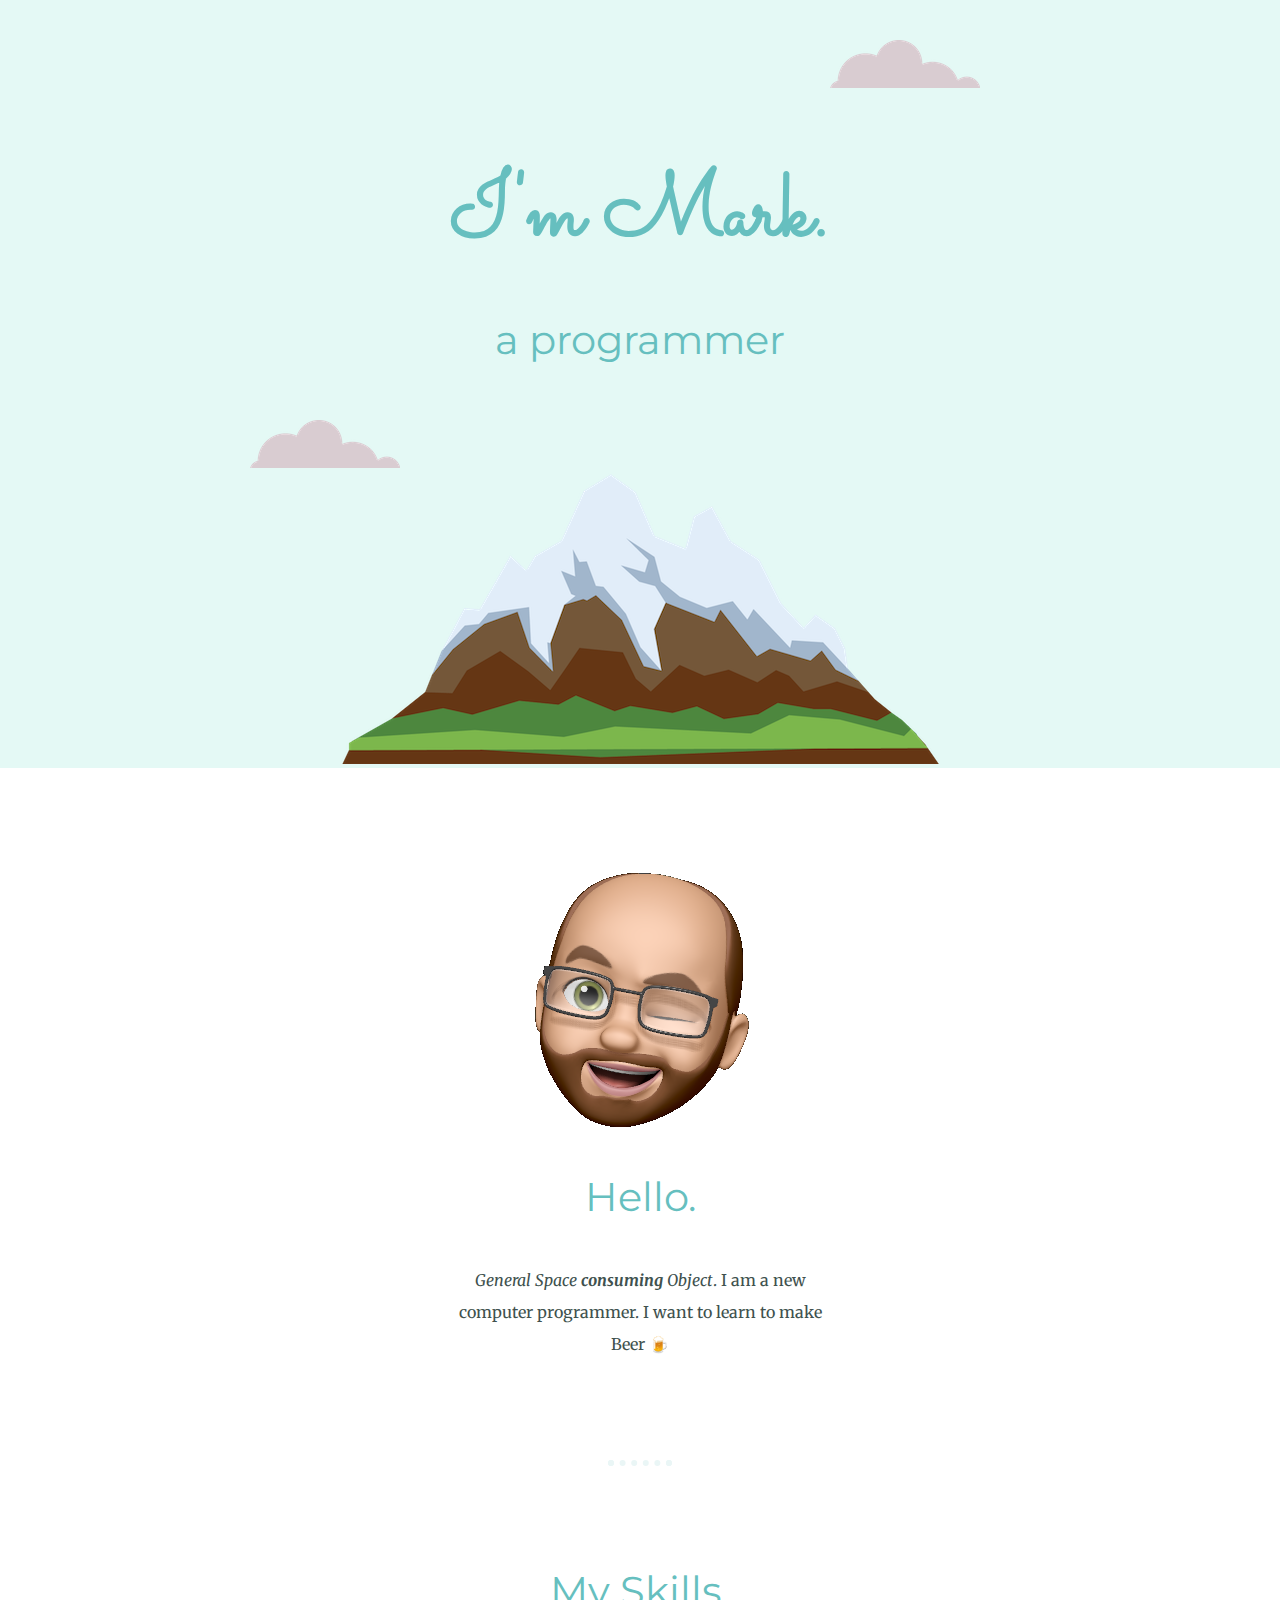
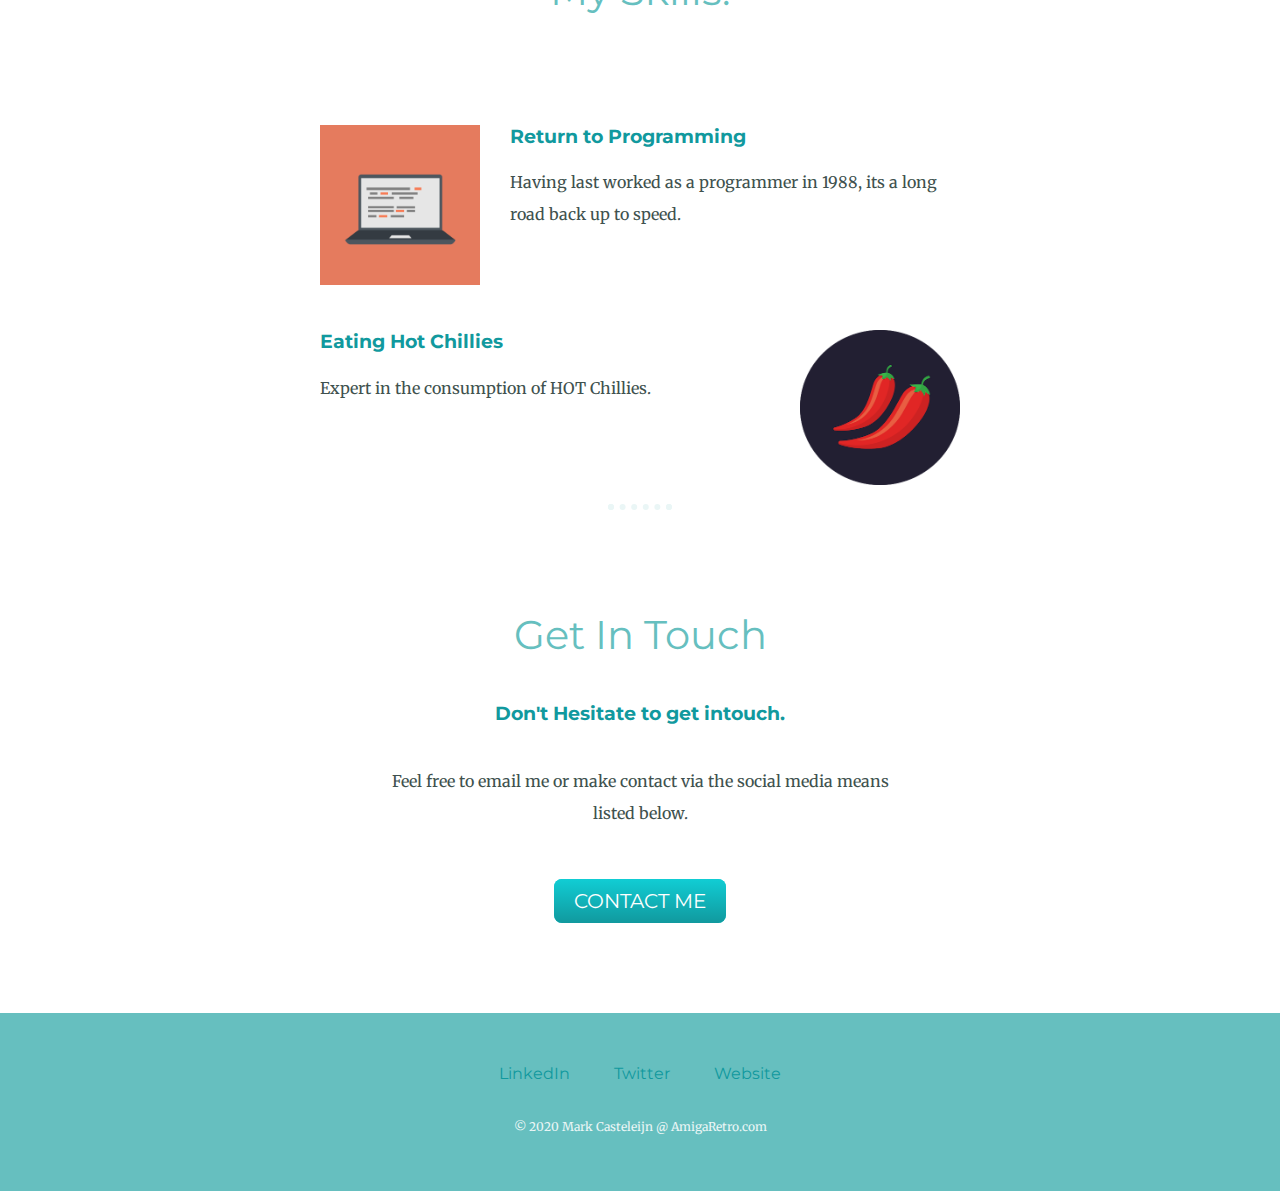
<file: index.html>
<!DOCTYPE html>
<html lang="en" dir="ltr">
  <head>
    <meta charset="utf-8">
    <title>Mark Casteleijn</title>
    <link rel="stylesheet" href="css/styles.css">
    <link rel="icon" href="favicon.ico">
    <link href="https://fonts.googleapis.com/css2?family=Merriweather&family=Montserrat&family=Sacramento&display=swap" rel="stylesheet">
  </head>
  <body>
  <div class="top-container">
    <img class="top-cloud" src="images/cloud.png" alt="Cloud-img">
    <h1>I'm Mark.</h1>
    <h2>a programmer</h2>
    <img class="bottom-cloud" src="images/cloud.png" alt="Cloud-img">
    <img src="images/mountain.png" alt="Cloud-img">
  </div>
  <div class="middle-container">
    <div class="profile">
      <img src="images/icon.png" alt="Mark Casteleijn">
      <h2>Hello.</h2>
      <p class="intro"><em>General Space <strong>consuming</strong> Object</em>. I am a new computer programmer. I want to learn to make Beer 🍺</p>
    </div>
    <hr>
    <div class="skills">
      <h2>My Skills.</h2>
      <div class="skill-row">
        <img class="code-img" src="images/computer.png" alt="Computer-Image">
        <h3>Return to Programming</h3>
        <p>Having last worked as a programmer in 1988, its a long road back up to speed.</p>
      </div>
      <div class="skill-row">
        <img class="chilli-img" src="images/chillies.png" alt="Chillies-Image">
        <h3>Eating Hot Chillies</h3>
        <p>Expert in the consumption of HOT Chillies.</p>
      </div>
    </div>
    <hr>
    <div class="contact-me">
      <h2>Get In Touch</h2>
      <h3>Don't Hesitate to get intouch.</h3>
      <p class="contact-message">Feel free to email me or make contact via the social media means listed below.</p>
      <a class="btn" href="mailto:mark@vpscloud.biz">CONTACT ME</a>
    </div>
  </div>

  <div class="bottom-container">
    <a class="footer-link" href="https://www.linkedin.com/">LinkedIn</a>
    <a class="footer-link" href="https://twitter.com/">Twitter</a>
    <a class="footer-link" href="https://www.amigaretro.com/">Website</a>
    <p class="copyright">© 2020 Mark Casteleijn @ AmigaRetro.com</p>
  </div>

  </body>
</html>
</file>
<file: css/styles.css>
body {
  color: #40514E;
  margin: 0;
  text-align: center;
  font-family: 'Merriweather', serif;
}

h1 {
  font-size: 5.625rem;
  color: #66BFBF;
  margin: 50px auto 0 auto;
  font-family: 'Sacramento', cursive;
}

h2 {  color: #66BFBF;
  font-family: 'Montserrat', sans-serif;
  font-weight: normal;
  font-size: 2.5rem;
  padding-bottom: 10px;
}

h3 {
  font-family: 'Montserrat', sans-serif;
  color: #11999E;
}

a {
  color: #11999E;
  font-family: 'Montserrat', sans-serif;
  margin: 10px 20px;
  text-decoration: none;
}

a:hover {
  color: #EAF6F6;
}

p {
  line-height: 2;
}

hr {
  border: dotted #EAF6F6 6px;
  border-bottom: none;
  width: 4%;
  margin: 100px auto;
}

div {

}

.top-container {
  background-color: #E4F9F5;
  position: relative;
  padding-top: 100px;
}

.middle-container {
  margin: 100px 0;
}

.bottom-container {
  background-color: #66BFBF;
  padding: 50px 0 20px;
}

.skill-row {
  width: 50%;
  margin: 100px auto 100px auto;
  text-align: left;
}

.pro {
  text-decoration:  underline;
}

.intro {
  width: 30%;
  margin: auto;
}

.contact-message {
  width: 40%;
  margin: 40px auto 60px;
}

.copyright {
  color: #EAF6F6;
  font-size: 0.75rem;
  padding: 20px 0;
}

.top-cloud {
  position: absolute;
  right: 300px;
  top: 40px;
}

.bottom-cloud {
  position: absolute;
  left: 250px;
  bottom: 300px;
}

.code-img {
  width: 25%;
  float: left;
  margin-right: 30px;
}

.chilli-img {
  width: 25%;
  float: right;
  margin-left: 30px;
}

.btn {
  background: #11cdd4;
  background-image: -webkit-linear-gradient(top, #11cdd4, #11999e);
  background-image: -moz-linear-gradient(top, #11cdd4, #11999e);
  background-image: -ms-linear-gradient(top, #11cdd4, #11999e);
  background-image: -o-linear-gradient(top, #11cdd4, #11999e);
  background-image: linear-gradient(to bottom, #11cdd4, #11999e);
  -webkit-border-radius: 8;
  -moz-border-radius: 8;
  border-radius: 8px;
  font-family: 'Montserrat', sans-serif;
  color: #ffffff;
  font-size: 20px;
  padding: 10px 20px 10px 20px;
  text-decoration: none;
}

.btn:hover {
  background: #30e3cb;
  background-image: -webkit-linear-gradient(top, #30e3cb, #2bc4ad);
  background-image: -moz-linear-gradient(top, #30e3cb, #2bc4ad);
  background-image: -ms-linear-gradient(top, #30e3cb, #2bc4ad);
  background-image: -o-linear-gradient(top, #30e3cb, #2bc4ad);
  background-image: linear-gradient(to bottom, #30e3cb, #2bc4ad);
  text-decoration: none;
}
</file>
